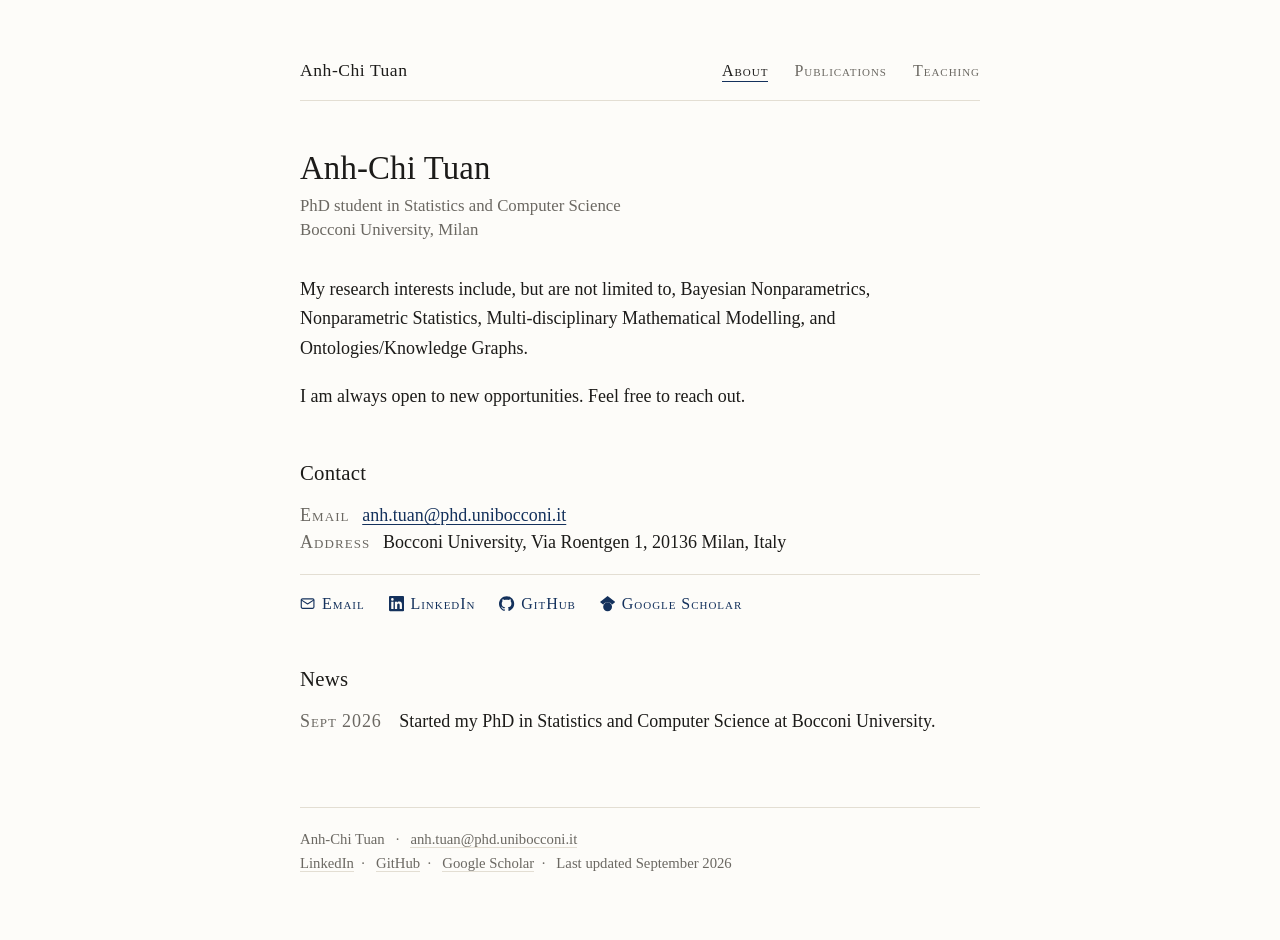
<file: index.html>
<!DOCTYPE html>
<html lang="en">

<head>
  <meta charset="utf-8">
  <meta name="viewport" content="width=device-width, initial-scale=1">
  <title>Anh-Chi Tuan</title>
  <meta name="description"
    content="Anh-Chi Tuan — PhD student in Statistics and Computer Science at Bocconi University, Milan. Bayesian methods for structured and spatially dependent data.">
  <meta name="author" content="Anh-Chi Tuan">
  <link rel="stylesheet" href="assets/style.css">
</head>

<body>

  <header class="site-header">
    <a class="site-name" href="index.html">Anh-Chi Tuan</a>
    <nav class="site-nav">
      <a href="index.html" aria-current="page">About</a>
      <a href="publications.html">Publications</a>
      <a href="teaching.html">Teaching</a>
      <!-- CV: uncomment this line once files/cv.pdf exists in the repo.
    <a href="files/cv.pdf">CV</a>
    -->
    </nav>
  </header>

  <main>

    <!-- PHOTO — add later.
       1. Save a square-ish portrait as assets/photo.jpg (about 600x600 px is plenty).
       2. Delete this comment wrapper so the <img> below goes live.
  <img class="portrait" src="assets/photo.jpg" alt="Anh-Chi Tuan" width="600" height="600">
  -->

    <h1>Anh-Chi Tuan</h1>
    <p class="subtitle">
      PhD student in Statistics and Computer Science<br>
      Bocconi University, Milan
    </p>

    <p>
      My research interests include, but are not limited to, Bayesian Nonparametrics, Nonparametric Statistics,
      Multi-disciplinary Mathematical Modelling, and Ontologies/Knowledge Graphs.
    </p>

    <p>
      I am always open to new opportunities. Feel free to reach out.
    </p>


    <h2>Contact</h2>

    <p class="contact-lines">
      <span><span class="label">Email</span> <a
          href="mailto:anh.tuan@phd.unibocconi.it">anh.tuan@phd.unibocconi.it</a></span>
      <span><span class="label">Address</span> Bocconi University, Via Roentgen 1, 20136 Milan, Italy</span>
    </p>

    <p class="profile-links">
      <a href="mailto:anh.tuan@phd.unibocconi.it">
        <svg viewBox="0 0 24 24" fill="none" stroke="currentColor" stroke-width="1.8" stroke-linecap="round"
          stroke-linejoin="round" aria-hidden="true">
          <rect x="2" y="4.5" width="20" height="15" rx="2" />
          <path d="m2.5 6.5 9.5 6 9.5-6" />
        </svg>
        Email
      </a>
      <a href="https://www.linkedin.com/in/chituan01/">
        <svg viewBox="0 0 24 24" fill="currentColor" aria-hidden="true">
          <path
            d="M20.447 20.452h-3.554v-5.569c0-1.328-.027-3.037-1.852-3.037-1.853 0-2.136 1.445-2.136 2.939v5.667H9.351V9h3.414v1.561h.046c.477-.9 1.637-1.85 3.37-1.85 3.601 0 4.267 2.37 4.267 5.455v6.286zM5.337 7.433a2.062 2.062 0 0 1-2.063-2.065 2.064 2.064 0 1 1 2.063 2.065zm1.782 13.019H3.555V9h3.564v11.452zM22.225 0H1.771C.792 0 0 .774 0 1.729v20.542C0 23.227.792 24 1.771 24h20.451C23.2 24 24 23.227 24 22.271V1.729C24 .774 23.2 0 22.222 0h.003z" />
        </svg>
        LinkedIn
      </a>
      <a href="https://github.com/chituan01">
        <svg viewBox="0 0 24 24" fill="currentColor" aria-hidden="true">
          <path
            d="M12 .297c-6.63 0-12 5.373-12 12 0 5.303 3.438 9.8 8.205 11.385.6.113.82-.258.82-.577 0-.285-.01-1.04-.015-2.04-3.338.724-4.042-1.61-4.042-1.61C4.422 18.07 3.633 17.7 3.633 17.7c-1.087-.744.084-.729.084-.729 1.205.084 1.838 1.236 1.838 1.236 1.07 1.835 2.809 1.305 3.495.998.108-.776.417-1.305.76-1.605-2.665-.3-5.466-1.332-5.466-5.93 0-1.31.465-2.38 1.235-3.22-.135-.303-.54-1.523.105-3.176 0 0 1.005-.322 3.3 1.23.96-.267 1.98-.399 3-.405 1.02.006 2.04.138 3 .405 2.28-1.552 3.285-1.23 3.285-1.23.645 1.653.24 2.873.12 3.176.765.84 1.23 1.91 1.23 3.22 0 4.61-2.805 5.625-5.475 5.92.42.36.81 1.096.81 2.22 0 1.606-.015 2.896-.015 3.286 0 .315.21.69.825.57C20.565 22.092 24 17.592 24 12.297c0-6.627-5.373-12-12-12" />
        </svg>
        GitHub
      </a>
      <a href="https://scholar.google.com/citations?user=8Gv-wrAAAAAJ&amp;hl=en">
        <svg viewBox="0 0 24 24" fill="currentColor" aria-hidden="true">
          <path
            d="M5.242 13.769 0 9.5 12 0l12 9.5-5.242 4.269C17.548 11.249 14.978 9.5 12 9.5c-2.977 0-5.548 1.748-6.758 4.269zM12 10a7 7 0 1 0 0 14 7 7 0 0 0 0-14z" />
        </svg>
        Google Scholar
      </a>
    </p>

    <h2>News</h2>

    <ul class="news">
      <li><span class="date">Sept 2026</span>Started my PhD in Statistics and Computer Science at Bocconi University.
      </li>
    </ul>

  </main>

  <footer class="site-footer">
    Anh-Chi Tuan <span class="sep">·</span>
    <a href="mailto:anh.tuan@phd.unibocconi.it">anh.tuan@phd.unibocconi.it</a><br>
    <a href="https://www.linkedin.com/in/chituan01/">LinkedIn</a><span class="sep">·</span>
    <a href="https://github.com/chituan01">GitHub</a><span class="sep">·</span>
    <a href="https://scholar.google.com/citations?user=8Gv-wrAAAAAJ&amp;hl=en">Google Scholar</a><span
      class="sep">·</span>
    Last updated September 2026
  </footer>

</body>

</html>
</file>
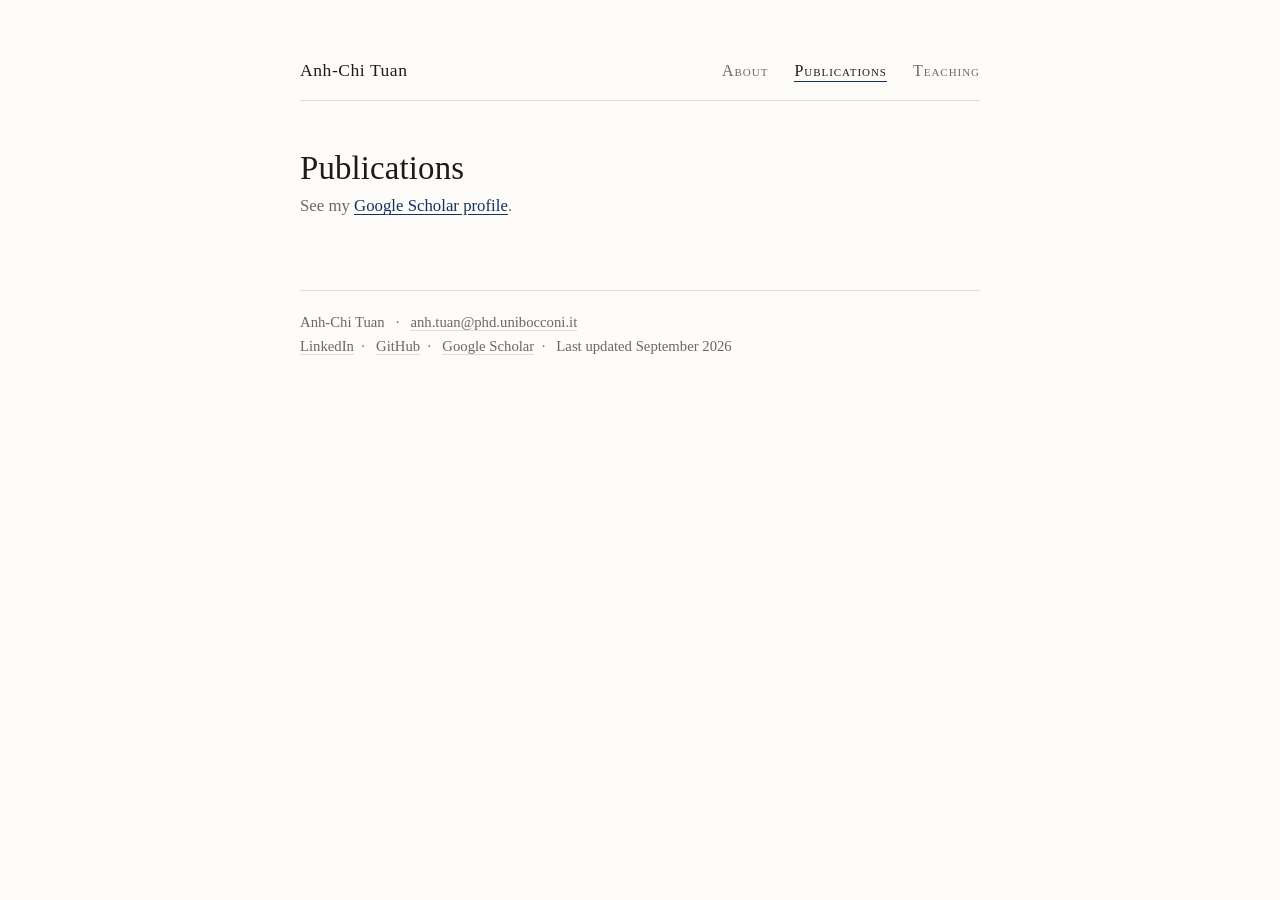
<file: publications.html>
<!DOCTYPE html>
<html lang="en">

<head>
  <meta charset="utf-8">
  <meta name="viewport" content="width=device-width, initial-scale=1">
  <title>Publications — Anh-Chi Tuan</title>
  <meta name="description" content="Papers, working papers and theses by Anh-Chi Tuan.">
  <link rel="stylesheet" href="assets/style.css">
</head>

<body>

  <header class="site-header">
    <a class="site-name" href="index.html">Anh-Chi Tuan</a>
    <nav class="site-nav">
      <a href="index.html">About</a>
      <a href="publications.html" aria-current="page">Publications</a>
      <a href="teaching.html">Teaching</a>
      <!-- CV: uncomment once files/cv.pdf exists.
    <a href="files/cv.pdf">CV</a>
    -->
    </nav>
  </header>

  <main>

    <h1>Publications</h1>
    <p class="subtitle">
      See my <a href="https://scholar.google.com/citations?user=8Gv-wrAAAAAJ&amp;hl=en">Google Scholar profile</a>.
    </p>

  </main>

  <footer class="site-footer">
    Anh-Chi Tuan <span class="sep">·</span>
    <a href="mailto:anh.tuan@phd.unibocconi.it">anh.tuan@phd.unibocconi.it</a><br>
    <a href="https://www.linkedin.com/in/chituan01/">LinkedIn</a><span class="sep">·</span>
    <a href="https://github.com/chituan01">GitHub</a><span class="sep">·</span>
    <a href="https://scholar.google.com/citations?user=8Gv-wrAAAAAJ&amp;hl=en">Google Scholar</a><span
      class="sep">·</span>
    Last updated September 2026
  </footer>

</body>

</html>
</file>
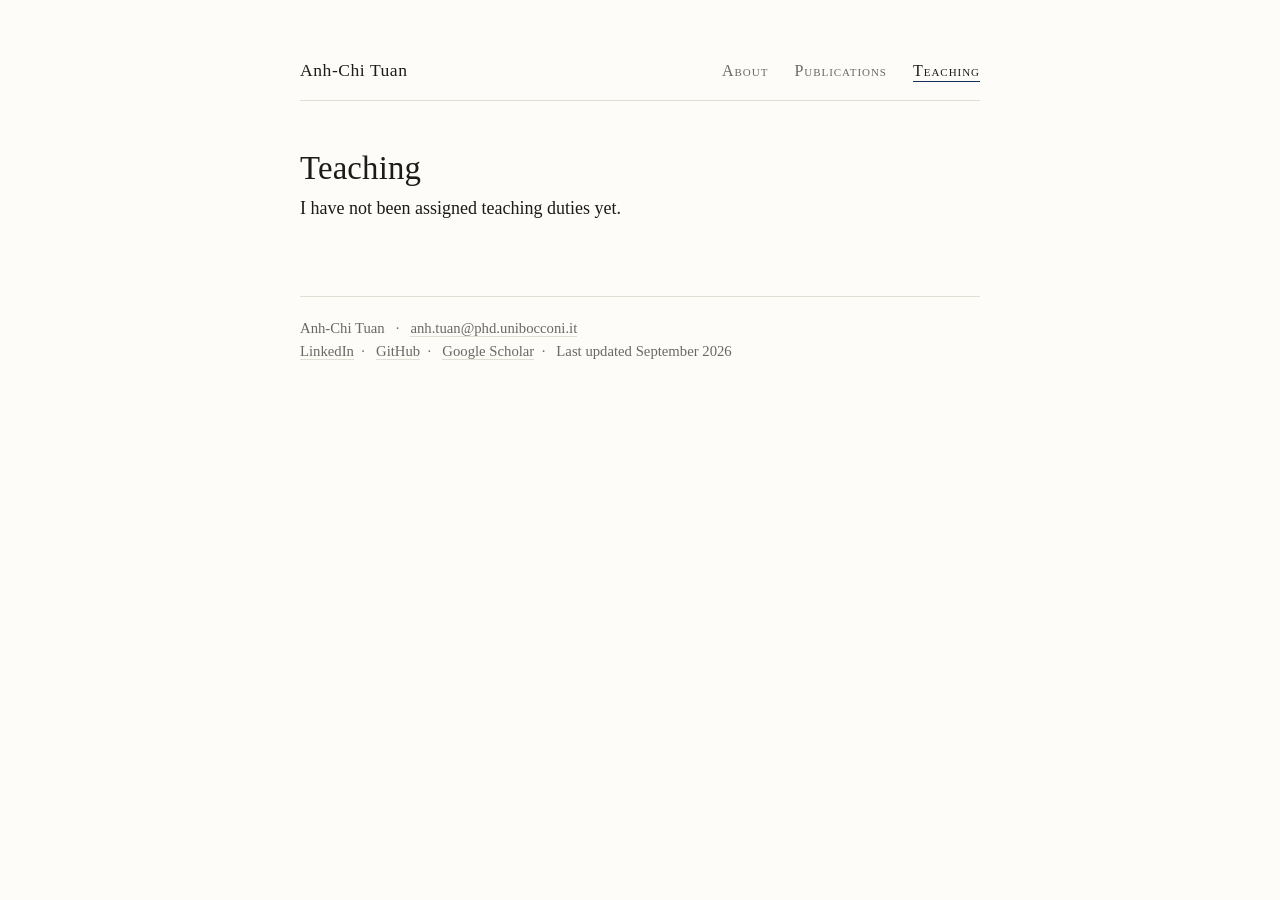
<file: teaching.html>
<!DOCTYPE html>
<html lang="en">

<head>
  <meta charset="utf-8">
  <meta name="viewport" content="width=device-width, initial-scale=1">
  <title>Teaching — Anh-Chi Tuan</title>
  <meta name="description" content="Teaching by Anh-Chi Tuan at Bocconi University.">
  <link rel="stylesheet" href="assets/style.css">
</head>

<body>

  <header class="site-header">
    <a class="site-name" href="index.html">Anh-Chi Tuan</a>
    <nav class="site-nav">
      <a href="index.html">About</a>
      <a href="publications.html">Publications</a>
      <a href="teaching.html" aria-current="page">Teaching</a>
    </nav>
  </header>

  <main>

    <h1>Teaching</h1>

    <p>
      I have not been assigned teaching duties yet.
    </p>

  </main>

  <footer class="site-footer">
    Anh-Chi Tuan <span class="sep">·</span>
    <a href="mailto:anh.tuan@phd.unibocconi.it">anh.tuan@phd.unibocconi.it</a><br>
    <a href="https://www.linkedin.com/in/chituan01/">LinkedIn</a><span class="sep">·</span>
    <a href="https://github.com/chituan01">GitHub</a><span class="sep">·</span>
    <a href="https://scholar.google.com/citations?user=8Gv-wrAAAAAJ&amp;hl=en">Google Scholar</a><span
      class="sep">·</span>
    Last updated September 2026
  </footer>

</body>

</html>
</file>
<file: assets/style.css>
/* ------------------------------------------------------------------
   chituan.github.io — one stylesheet for the whole site.
   Classic academic: serif, single column, warm paper, navy accent.
   No JavaScript, no web fonts, no external requests.
------------------------------------------------------------------ */

:root {
  --bg:     #fdfcf9;
  --text:   #1c1b19;
  --muted:  #6b6862;
  --accent: #14315c;
  --rule:   #e3ded3;
  --serif:  "Iowan Old Style", "Charter", "Palatino Linotype", Palatino,
            "Book Antiqua", Georgia, serif;
}

@media (prefers-color-scheme: dark) {
  :root {
    --bg:     #17161b;
    --text:   #e9e6e0;
    --muted:  #9c968d;
    --accent: #93b3de;
    --rule:   #2d2b33;
  }
}

*, *::before, *::after { box-sizing: border-box; }

html { -webkit-text-size-adjust: 100%; }

body {
  margin: 0 auto;
  max-width: 46rem;              /* ~720px */
  padding: 3.5rem 1.75rem 4rem;
  background: var(--bg);
  color: var(--text);
  font-family: var(--serif);
  font-size: 18px;
  line-height: 1.65;
  font-kerning: normal;
  text-rendering: optimizeLegibility;
}

/* ---------- links ---------- */

a {
  color: var(--accent);
  text-decoration: underline;
  text-decoration-thickness: 0.06em;
  text-underline-offset: 0.16em;
}
a:hover { text-decoration-thickness: 0.11em; }

/* ---------- header + nav ---------- */

.site-header {
  display: flex;
  flex-wrap: wrap;
  align-items: baseline;
  justify-content: space-between;
  gap: 0.5rem 1.5rem;
  padding-bottom: 0.9rem;
  border-bottom: 1px solid var(--rule);
  margin-bottom: 3rem;
}

.site-name {
  font-size: 1.1rem;
  letter-spacing: 0.03em;
  color: var(--text);
  text-decoration: none;
}
.site-name:hover { color: var(--accent); }

.site-nav a {
  margin-left: 1.35rem;
  font-variant: small-caps;
  letter-spacing: 0.06em;
  font-size: 1rem;
  color: var(--muted);
  text-decoration: none;
  padding-bottom: 0.15rem;
  border-bottom: 1px solid transparent;
}
.site-nav a:first-child { margin-left: 0; }
.site-nav a:hover { color: var(--text); }
.site-nav a[aria-current="page"] {
  color: var(--text);
  border-bottom-color: var(--accent);
}

/* ---------- headings ---------- */

h1 {
  font-size: 2.05rem;
  font-weight: normal;
  line-height: 1.2;
  letter-spacing: 0.005em;
  margin: 0 0 0.35rem;
}

.subtitle {
  color: var(--muted);
  font-size: 1.05rem;
  line-height: 1.45;
  margin: 0 0 2rem;
}

h2 {
  font-size: 1.3rem;
  font-weight: normal;
  letter-spacing: 0.01em;
  margin: 2.75rem 0 0.75rem;
}

h3 {
  font-size: 1.08rem;
  font-weight: normal;
  font-style: italic;
  color: var(--text);
  margin: 1.9rem 0 0.5rem;
}

p { margin: 0 0 1.15rem; }

hr {
  border: 0;
  border-top: 1px solid var(--rule);
  margin: 2.75rem 0;
}

/* ---------- portrait ---------- */

.portrait {
  float: right;
  width: 168px;
  height: auto;
  margin: 0.35rem 0 1.25rem 1.9rem;
  border-radius: 2px;
  filter: saturate(0.92);
}

/* ---------- interests line ---------- */

.interests {
  color: var(--muted);
  font-size: 0.97rem;
  line-height: 1.55;
}
.interests strong {
  font-weight: normal;
  font-variant: small-caps;
  letter-spacing: 0.06em;
  color: var(--text);
}

/* ---------- contact block ---------- */

.contact-lines {
  margin: 0 0 1.1rem;
  color: var(--text);
}
.contact-lines span {
  display: block;
  line-height: 1.5;
}
.contact-lines .label {
  display: inline;
  font-variant: small-caps;
  letter-spacing: 0.06em;
  color: var(--muted);
  margin-right: 0.45em;
}

.profile-links {
  display: flex;
  flex-wrap: wrap;
  gap: 0.35rem 1.5rem;
  padding-top: 1rem;
  border-top: 1px solid var(--rule);
}
.profile-links a {
  display: inline-flex;
  align-items: center;
  gap: 0.42em;
  font-variant: small-caps;
  letter-spacing: 0.06em;
  font-size: 1rem;
  color: var(--accent);
  text-decoration: none;
  border-bottom: 1px solid transparent;
}
.profile-links a:hover { border-bottom-color: var(--accent); }
.profile-links svg {
  width: 0.95em;
  height: 0.95em;
  flex: none;
  vertical-align: middle;
}

/* ---------- news ---------- */

.news { list-style: none; margin: 0; padding: 0; }
.news li {
  margin-bottom: 0.55rem;
  padding-left: 6.2rem;
  text-indent: -6.2rem;
  line-height: 1.5;
}
.news .date {
  display: inline-block;
  width: 6.2rem;
  text-indent: 0;
  font-variant: small-caps;
  letter-spacing: 0.05em;
  color: var(--muted);
}

/* ---------- entries: papers, theses, projects, courses ---------- */

.entry { margin: 0 0 1.9rem; }
.entry .title { display: block; }
.entry .meta {
  display: block;
  color: var(--muted);
  font-size: 0.97rem;
  line-height: 1.5;
}
.entry p { margin: 0.4rem 0 0.5rem; }

.tags { font-variant: small-caps; letter-spacing: 0.06em; font-size: 0.95rem; }
.tags a { text-decoration: none; border-bottom: 1px solid var(--rule); }
.tags a:hover { border-bottom-color: var(--accent); }
.tags .sep { color: var(--muted); margin: 0 0.45em; }

code {
  font-family: "SFMono-Regular", Menlo, Consolas, monospace;
  font-size: 0.86em;
  background: color-mix(in srgb, var(--rule) 45%, transparent);
  padding: 0.08em 0.3em;
  border-radius: 2px;
}

/* ---------- footer ---------- */

.site-footer {
  margin-top: 4.5rem;
  padding-top: 1.25rem;
  border-top: 1px solid var(--rule);
  font-size: 0.92rem;
  line-height: 1.6;
  color: var(--muted);
}
.site-footer a { color: var(--muted); text-decoration: none; border-bottom: 1px solid var(--rule); }
.site-footer a:hover { color: var(--accent); border-bottom-color: var(--accent); }
.site-footer .sep { margin: 0 0.5em; }

/* ---------- narrow screens ---------- */

@media (max-width: 640px) {
  body { padding: 2.5rem 1.15rem 3rem; font-size: 17px; }

  .site-header { display: block; }
  .site-name { display: block; margin-bottom: 0.55rem; }
  .site-nav a { margin: 0 1.15rem 0 0; }

  h1 { font-size: 1.75rem; }

  .portrait {
    float: none;
    display: block;
    margin: 0 0 1.5rem;
    width: 150px;
  }

  .news li { padding-left: 0; text-indent: 0; }
  .news .date { display: block; width: auto; }
}

/* ---------- print ---------- */

@media print {
  body { max-width: none; color: #000; background: #fff; }
  .site-nav, .profile-links { display: none; }
  a { color: #000; }
}
</file>
